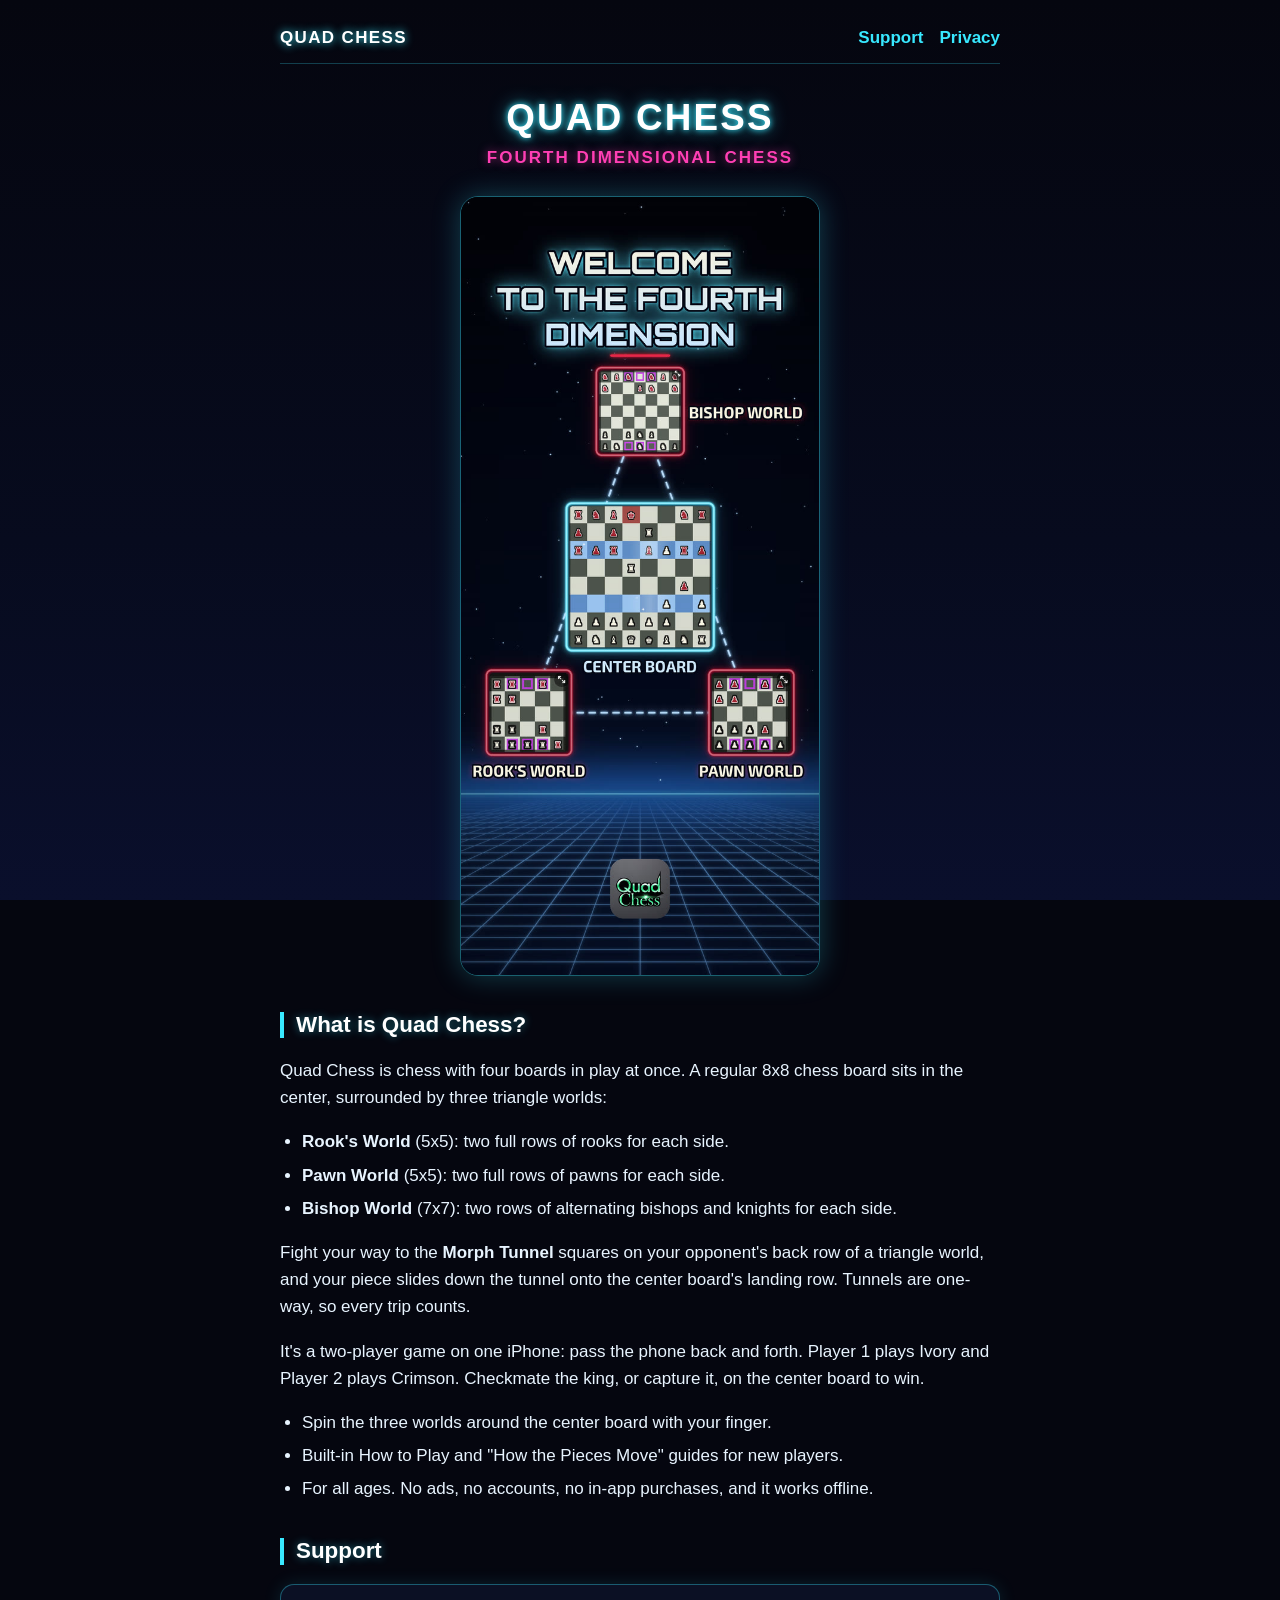
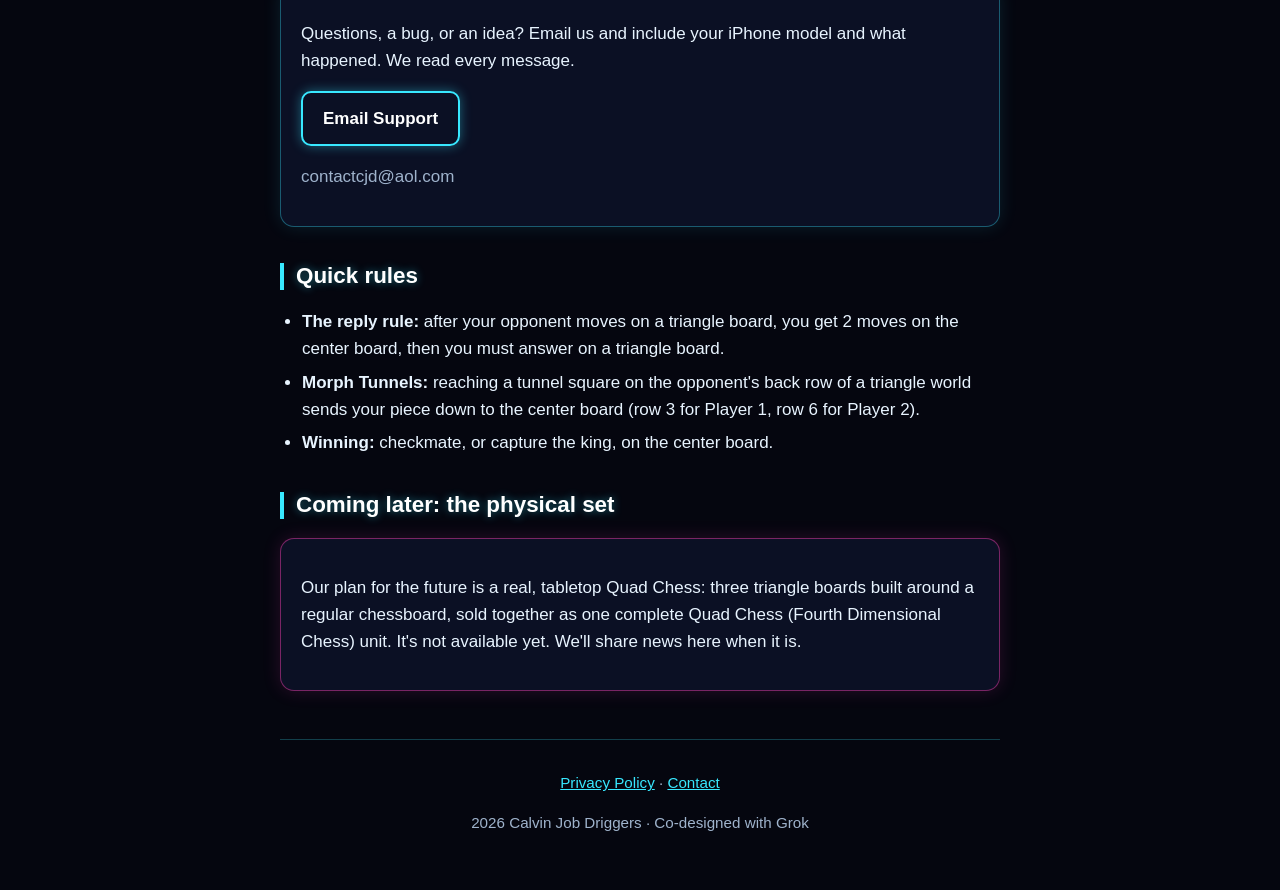
<file: index.html>
<!DOCTYPE html>
<html lang="en">
<head>
<meta charset="utf-8">
<meta name="viewport" content="width=device-width, initial-scale=1">
<title>Quad Chess: Fourth Dimensional Chess</title>
<meta name="description" content="Quad Chess is a two-player chess game for iPhone: a regular chess board surrounded by three triangle worlds, linked by one-way Morph Tunnels.">
<link rel="stylesheet" href="style.css">
</head>
<body>
<div class="wrap">
<nav><a class="brand" href="./">Quad Chess</a><span class="links"><a href="#support">Support</a><a href="privacy.html">Privacy</a></span></nav>

<h1>Quad Chess</h1>
<p class="tag">Fourth Dimensional Chess</p>

<img class="hero" src="hero.jpg" width="600" height="1304" alt="Quad Chess: the center chess board linked to Bishop World, Rook's World and Pawn World">

<h2>What is Quad Chess?</h2>
<p>Quad Chess is chess with four boards in play at once. A regular 8x8 chess board sits in the center, surrounded by three triangle worlds:</p>
<ul>
<li><strong>Rook's World</strong> (5x5): two full rows of rooks for each side.</li>
<li><strong>Pawn World</strong> (5x5): two full rows of pawns for each side.</li>
<li><strong>Bishop World</strong> (7x7): two rows of alternating bishops and knights for each side.</li>
</ul>
<p>Fight your way to the <strong>Morph Tunnel</strong> squares on your opponent's back row of a triangle world, and your piece slides down the tunnel onto the center board's landing row. Tunnels are one-way, so every trip counts.</p>
<p>It's a two-player game on one iPhone: pass the phone back and forth. Player 1 plays Ivory and Player 2 plays Crimson. Checkmate the king, or capture it, on the center board to win.</p>
<ul>
<li>Spin the three worlds around the center board with your finger.</li>
<li>Built-in How to Play and "How the Pieces Move" guides for new players.</li>
<li>For all ages. No ads, no accounts, no in-app purchases, and it works offline.</li>
</ul>

<h2 id="support">Support</h2>
<div class="panel">
<p>Questions, a bug, or an idea? Email us and include your iPhone model and what happened. We read every message.</p>
<p><a class="btn" href="mailto:contactcjd@aol.com?subject=Quad%20Chess%20Support">Email Support</a></p>
<p class="muted">contactcjd@aol.com</p>
</div>

<h2>Quick rules</h2>
<ul>
<li><strong>The reply rule:</strong> after your opponent moves on a triangle board, you get 2 moves on the center board, then you must answer on a triangle board.</li>
<li><strong>Morph Tunnels:</strong> reaching a tunnel square on the opponent's back row of a triangle world sends your piece down to the center board (row 3 for Player 1, row 6 for Player 2).</li>
<li><strong>Winning:</strong> checkmate, or capture the king, on the center board.</li>
</ul>

<h2>Coming later: the physical set</h2>
<div class="panel pink">
<p>Our plan for the future is a real, tabletop Quad Chess: three triangle boards built around a regular chessboard, sold together as one complete Quad Chess (Fourth Dimensional Chess) unit. It's not available yet. We'll share news here when it is.</p>
</div>

<footer>
<p><a href="privacy.html">Privacy Policy</a> &middot; <a href="mailto:contactcjd@aol.com">Contact</a></p>
<p>2026 Calvin Job Driggers &middot; Co-designed with Grok</p>
</footer>
</div>
</body>
</html>
</file>
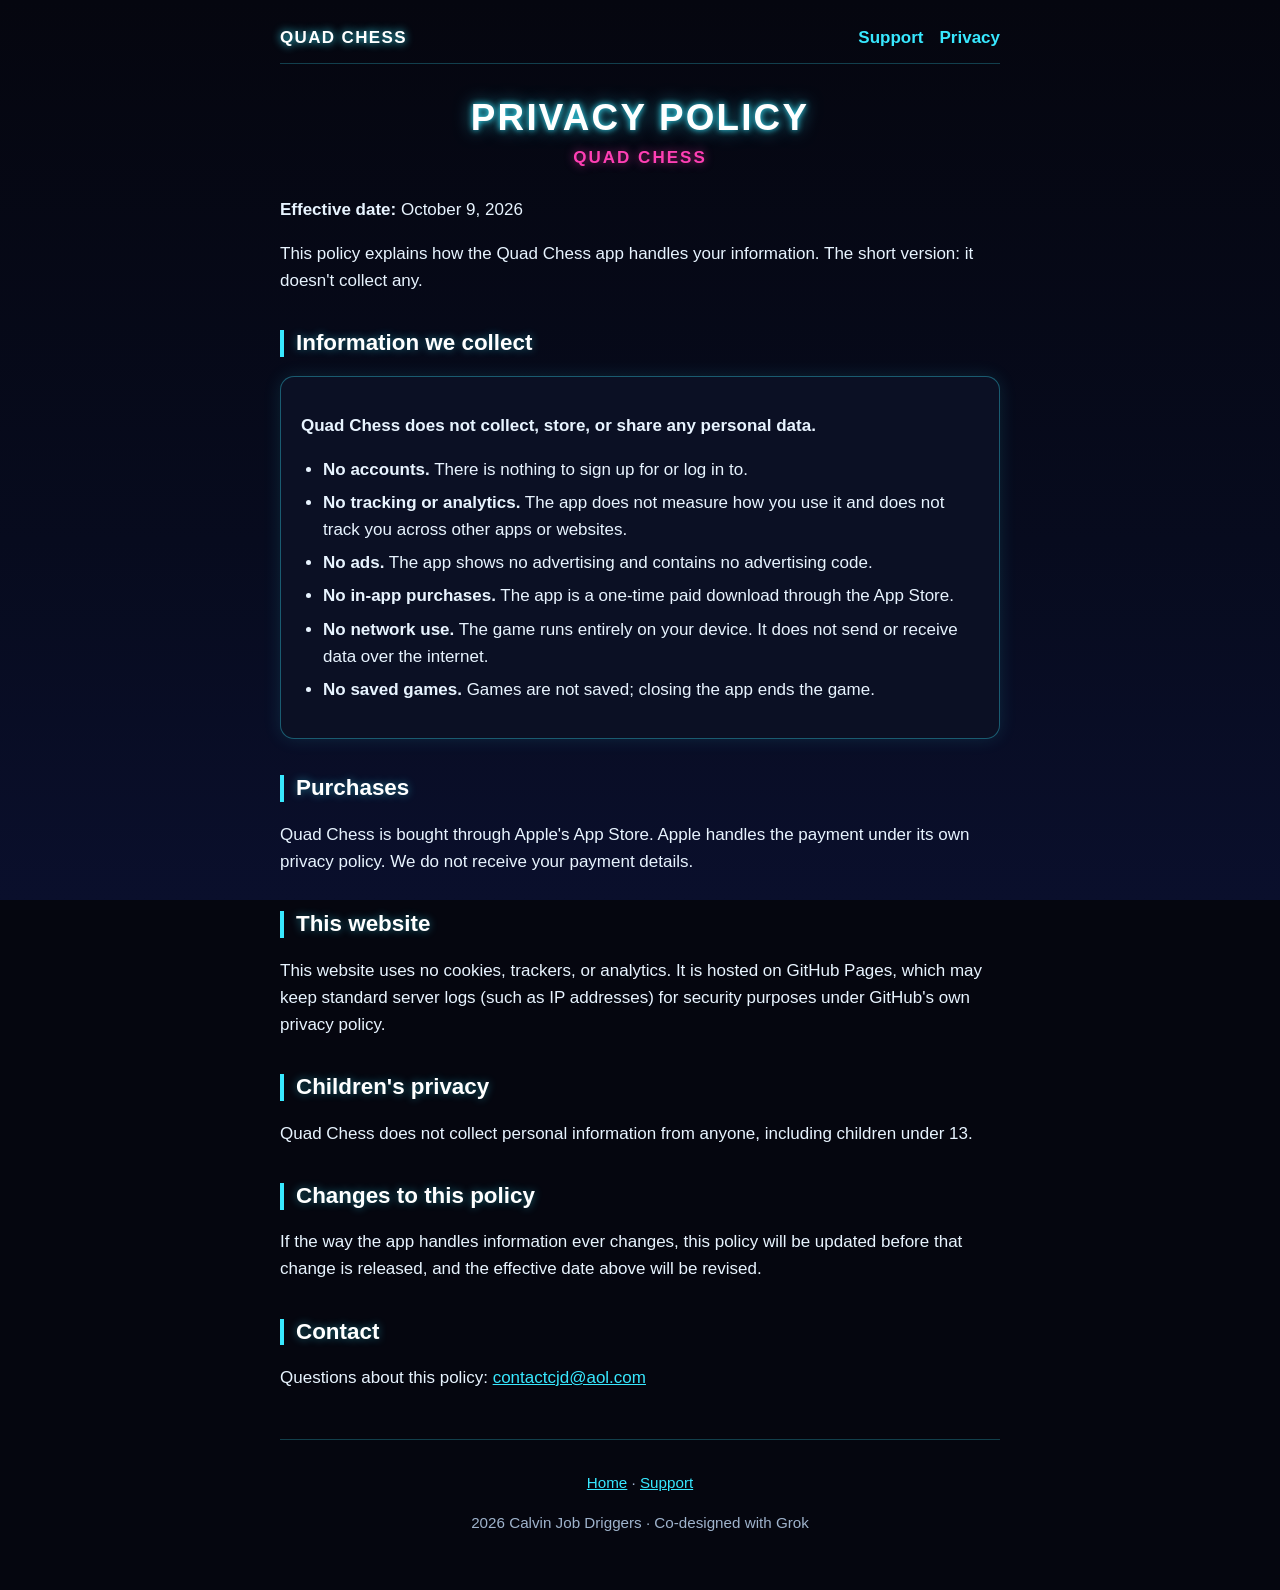
<file: privacy.html>
<!DOCTYPE html>
<html lang="en">
<head>
<meta charset="utf-8">
<meta name="viewport" content="width=device-width, initial-scale=1">
<title>Quad Chess Privacy Policy</title>
<meta name="description" content="Privacy policy for the Quad Chess iPhone app. Quad Chess does not collect any personal data.">
<link rel="stylesheet" href="style.css">
</head>
<body>
<div class="wrap">
<nav><a class="brand" href="./">Quad Chess</a><span class="links"><a href="./#support">Support</a><a href="privacy.html">Privacy</a></span></nav>

<h1>Privacy Policy</h1>
<p class="tag">Quad Chess</p>
<p><strong>Effective date:</strong> October 9, 2026</p>

<p>This policy explains how the Quad Chess app handles your information. The short version: it doesn't collect any.</p>

<h2>Information we collect</h2>
<div class="panel">
<p><strong>Quad Chess does not collect, store, or share any personal data.</strong></p>
<ul>
<li><strong>No accounts.</strong> There is nothing to sign up for or log in to.</li>
<li><strong>No tracking or analytics.</strong> The app does not measure how you use it and does not track you across other apps or websites.</li>
<li><strong>No ads.</strong> The app shows no advertising and contains no advertising code.</li>
<li><strong>No in-app purchases.</strong> The app is a one-time paid download through the App Store.</li>
<li><strong>No network use.</strong> The game runs entirely on your device. It does not send or receive data over the internet.</li>
<li><strong>No saved games.</strong> Games are not saved; closing the app ends the game.</li>
</ul>
</div>

<h2>Purchases</h2>
<p>Quad Chess is bought through Apple's App Store. Apple handles the payment under its own privacy policy. We do not receive your payment details.</p>

<h2>This website</h2>
<p>This website uses no cookies, trackers, or analytics. It is hosted on GitHub Pages, which may keep standard server logs (such as IP addresses) for security purposes under GitHub's own privacy policy.</p>

<h2>Children's privacy</h2>
<p>Quad Chess does not collect personal information from anyone, including children under 13.</p>

<h2>Changes to this policy</h2>
<p>If the way the app handles information ever changes, this policy will be updated before that change is released, and the effective date above will be revised.</p>

<h2>Contact</h2>
<p>Questions about this policy: <a href="mailto:contactcjd@aol.com">contactcjd@aol.com</a></p>

<footer>
<p><a href="./">Home</a> &middot; <a href="./#support">Support</a></p>
<p>2026 Calvin Job Driggers &middot; Co-designed with Grok</p>
</footer>
</div>
</body>
</html>
</file>
<file: style.css>
:root{--bg:#05060f;--panel:#0b1024;--cyan:#38e8ff;--magenta:#ff3fb4;--text:#e8f4ff;--muted:#9fb3cc}
*{box-sizing:border-box}
html{-webkit-text-size-adjust:100%}
body{margin:0;background:var(--bg) linear-gradient(180deg,#05060f 0%,#070b1e 60%,#0a0f2c 100%) fixed;color:var(--text);font-family:-apple-system,BlinkMacSystemFont,"Segoe UI",Roboto,Helvetica,Arial,sans-serif;line-height:1.6;font-size:17px}
a{color:var(--cyan)}
a:hover{color:#fff}
.wrap{max-width:760px;margin:0 auto;padding:24px 20px 40px}
nav{display:flex;justify-content:space-between;align-items:center;gap:12px;flex-wrap:wrap;padding-bottom:12px;border-bottom:1px solid rgba(56,232,255,.25)}
nav .brand{font-weight:800;letter-spacing:.08em;text-transform:uppercase;color:#fff;text-decoration:none;text-shadow:0 0 8px var(--cyan)}
nav .links a{margin-left:16px;text-decoration:none;font-weight:600}
h1,h2{line-height:1.2;color:#fff}
h1{font-size:2.3rem;letter-spacing:.06em;text-transform:uppercase;text-align:center;margin:32px 0 4px;text-shadow:0 0 6px var(--cyan),0 0 18px rgba(56,232,255,.6)}
.tag{text-align:center;color:var(--magenta);font-weight:700;letter-spacing:.12em;text-transform:uppercase;margin:0 0 24px;text-shadow:0 0 10px rgba(255,63,180,.6)}
h2{font-size:1.4rem;margin-top:36px;padding-left:12px;border-left:4px solid var(--cyan);text-shadow:0 0 8px rgba(56,232,255,.45)}
.panel{background:var(--panel);border:1px solid rgba(56,232,255,.35);border-radius:14px;padding:18px 20px;box-shadow:0 0 18px rgba(56,232,255,.12)}
.panel.pink{border-color:rgba(255,63,180,.45);box-shadow:0 0 18px rgba(255,63,180,.15)}
.hero{display:block;width:100%;max-width:360px;height:auto;margin:8px auto 0;border-radius:18px;border:1px solid rgba(56,232,255,.4);box-shadow:0 0 28px rgba(56,232,255,.25)}
ul{padding-left:22px}
li{margin:6px 0}
.btn{display:inline-block;padding:12px 20px;border-radius:10px;border:2px solid var(--cyan);color:#fff;text-decoration:none;font-weight:700;box-shadow:0 0 12px rgba(56,232,255,.4)}
.muted{color:var(--muted)}
footer{margin-top:48px;padding-top:16px;border-top:1px solid rgba(56,232,255,.25);text-align:center;color:var(--muted);font-size:.95rem}
@media (max-width:480px){h1{font-size:1.7rem}body{font-size:16px}nav .links a{margin-left:12px}}
</file>
